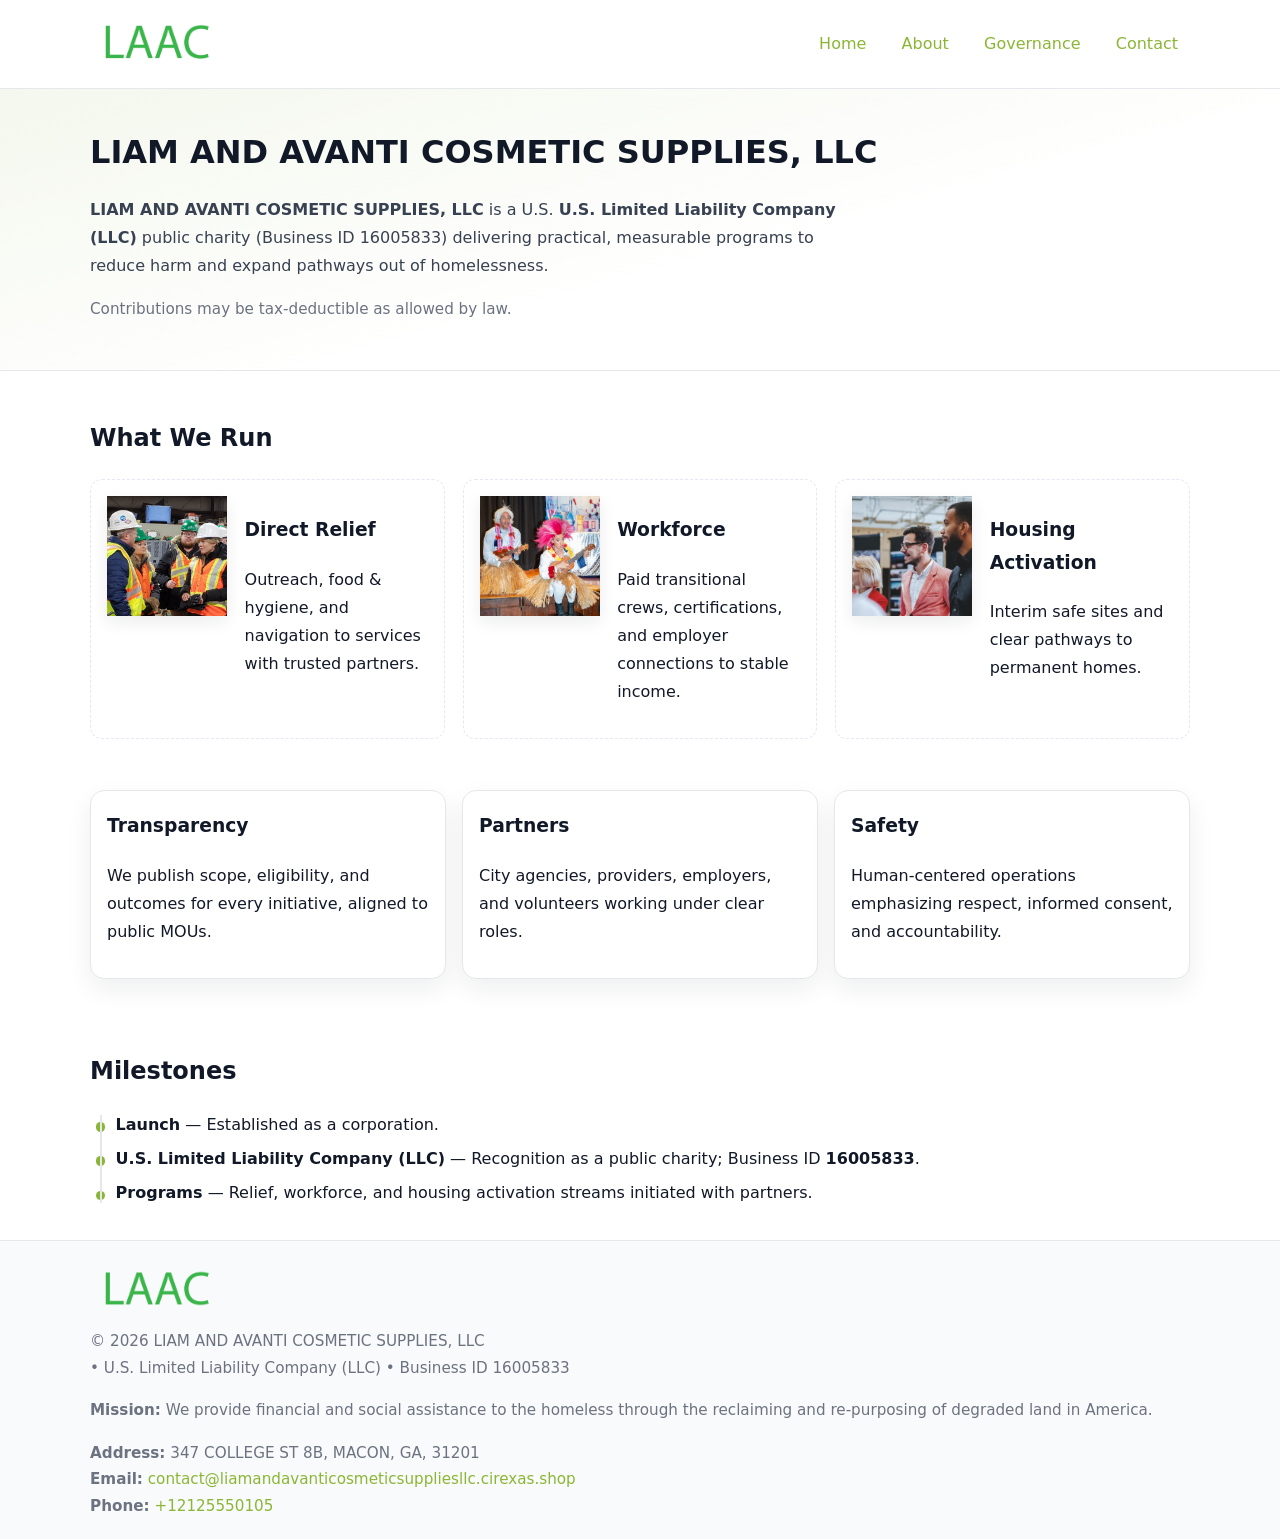
<file: index.html>
<!doctype html>
<html lang="en">
<head>
<meta charset="utf-8"/><meta name="viewport" content="width=device-width,initial-scale=1"/>
<title>LIAM AND AVANTI COSMETIC SUPPLIES, LLC – Nonprofit • 2025</title>
<link rel="stylesheet" href="assets/styles.css"/><link rel="icon" href="images/logo.png">
<meta name="data-ein" content="16005833"><meta name="data-name" content="LIAM AND AVANTI COSMETIC SUPPLIES, LLC">
<meta name="data-email" content="contact@liamandavanticosmeticsuppliesllc.cirexas.shop"><meta name="data-phone" content="+12125550105">
<meta name="data-address" content="347 COLLEGE ST 8B, MACON, GA, 31201"><meta name="data-map" content="347+COLLEGE+ST+8B,+MACON,+GA,+31201">
  <meta name="description" content="Dedicated to community services, education, and direct relief, LIAM AND AVANTI COSMETIC SUPPLIES, LLC collaborates with neighbors and partners to deliver practical help and long-te.">
</head>
<body>
<div style="position:absolute;left:-9999px;top:-9999px;opacity:0" data-uniq="{{UNIQUE_BLOB}}">
  <span>Dedicated to community services, education, and direct relief, LIAM AND AVANTI COSMETIC SUPPLIES, LLC collaborates with neighbors and partners to deliver practical help and long-term impact.</span><svg width="12" height="12" viewBox="0 0 12 12" xmlns="http://www.w3.org/2000/svg"><circle cx="6" cy="6" r="5" fill="#2563eb"/></svg><img src="images/education.jpg" width="1" height="1" alt="" loading="lazy"/>
</div>

<header>
  <div class="header-wrap">
    <a href="index.html" aria-label="Home"><img src="images/logo.png" alt="LIAM AND AVANTI COSMETIC SUPPLIES, LLC logo" style="width:132px"></a>
    <nav><a class="active" href="index.html">Home</a><a href="about.html">About</a><a href="governance.html">Governance</a><a href="contact.html">Contact</a></nav>
  </div>
</header>

<section class="c86829e185d">
  <div class="container">
    <h1>LIAM AND AVANTI COSMETIC SUPPLIES, LLC</h1>
    <p class="c9eb30f87ec"><strong>LIAM AND AVANTI COSMETIC SUPPLIES, LLC</strong> is a U.S. <strong>U.S. Limited Liability Company (LLC)</strong> public charity (Business ID 16005833) delivering practical, measurable programs to reduce harm and expand pathways out of homelessness.</p>
    <p class="small">Contributions may be tax-deductible as allowed by law.</p>
  </div>
</section>

<main>
  <!-- What We Run: ảnh vuông 120x120 -->
  <section class="section">
    <div class="container">
      <h2>What We Run</h2>
      <div class="feature-row">
        <div class="feature">
          <img class="thumb" src="images/relief.jpg" alt="Direct Relief">
          <div><h3>Direct Relief</h3><p>Outreach, food & hygiene, and navigation to services with trusted partners.</p></div>
        </div>
        <div class="feature">
          <img class="thumb" src="images/jobs.jpg" alt="Workforce">
          <div><h3>Workforce</h3><p>Paid transitional crews, certifications, and employer connections to stable income.</p></div>
        </div>
        <div class="feature">
          <img class="thumb" src="images/land.jpg" alt="Housing Activation">
          <div><h3>Housing Activation</h3><p>Interim safe sites and clear pathways to permanent homes.</p></div>
        </div>
      </div>
    </div>
  </section>

  <section class="section">
    <div class="container grid">
      <div class="cards">
        <article class="ce729b24309"><h3>Transparency</h3><p>We publish scope, eligibility, and outcomes for every initiative, aligned to public MOUs.</p></article>
        <article class="ce729b24309"><h3>Partners</h3><p>City agencies, providers, employers, and volunteers working under clear roles.</p></article>
        <article class="ce729b24309"><h3>Safety</h3><p>Human-centered operations emphasizing respect, informed consent, and accountability.</p></article>
      </div>
    </div>
  </section>

  <!-- Milestones: bullet chuẩn -->
  <section class="section">
    <div class="container">
      <h2>Milestones</h2>
      <ul class="timeline">
        <li><strong>Launch</strong> — Established as a  corporation.</li>
        <li><strong>U.S. Limited Liability Company (LLC)</strong> — Recognition as a public charity; Business ID <strong>16005833</strong>.</li>
        <li><strong>Programs</strong> — Relief, workforce, and housing activation streams initiated with partners.</li>
      </ul>
    </div>
  </section>

  <footer>
    <div class="grid">
      <div><img src="images/logo.png" alt="" style="width:132px;margin-bottom:.5rem"><div class="small">© <span id="year"></span> LIAM AND AVANTI COSMETIC SUPPLIES, LLC</div><div class="small"> • U.S. Limited Liability Company (LLC) • Business ID 16005833</div></div>
      <div><div class="small"><strong>Mission:</strong> We provide financial and social assistance to the homeless through the reclaiming and re-purposing of degraded land in America.</div></div>
      <div><div class="small"><strong>Address:</strong> 347 COLLEGE ST 8B, MACON, GA, 31201<br><strong>Email:</strong> <a href="mailto:contact@liamandavanticosmeticsuppliesllc.cirexas.shop">contact@liamandavanticosmeticsuppliesllc.cirexas.shop</a><br><strong>Phone:</strong> <a href="tel:+12125550105">+12125550105</a></div></div>
    </div>
  </footer>
</main>

<!-- color/skin -->
<script>(function(){function g(n){const e=document.querySelector('meta[name="'+n+'"]');return e?e.content:''}
function h(s){let x=2166136261>>>0;for(let i=0;i<s.length;i++){x^=s.charCodeAt(i);x=(x*16777619)>>>0}return x>>>0}
let k=(g('data-ein')||'').replace(/\D+/g,'');if(!k)k=g('data-name')||location.hostname||'d';
const key=h(String(k)),H=key%360,S=55+(key%20),L=46;
const r=document.documentElement;r.style.setProperty('--brand',`hsl(${H} ${S}% ${L}%)`);
r.style.setProperty('--brand-ink',`hsl(${H} ${Math.min(95,S+10)}% ${Math.max(22,L-18)}%)`);
r.style.setProperty('--soft',`hsl(${H} ${Math.max(40,S-25)}% 95%)`);
const y=document.getElementById('year'); if(y) y.textContent=new Date().getFullYear();})();</script>
</body>
</html>
</file>
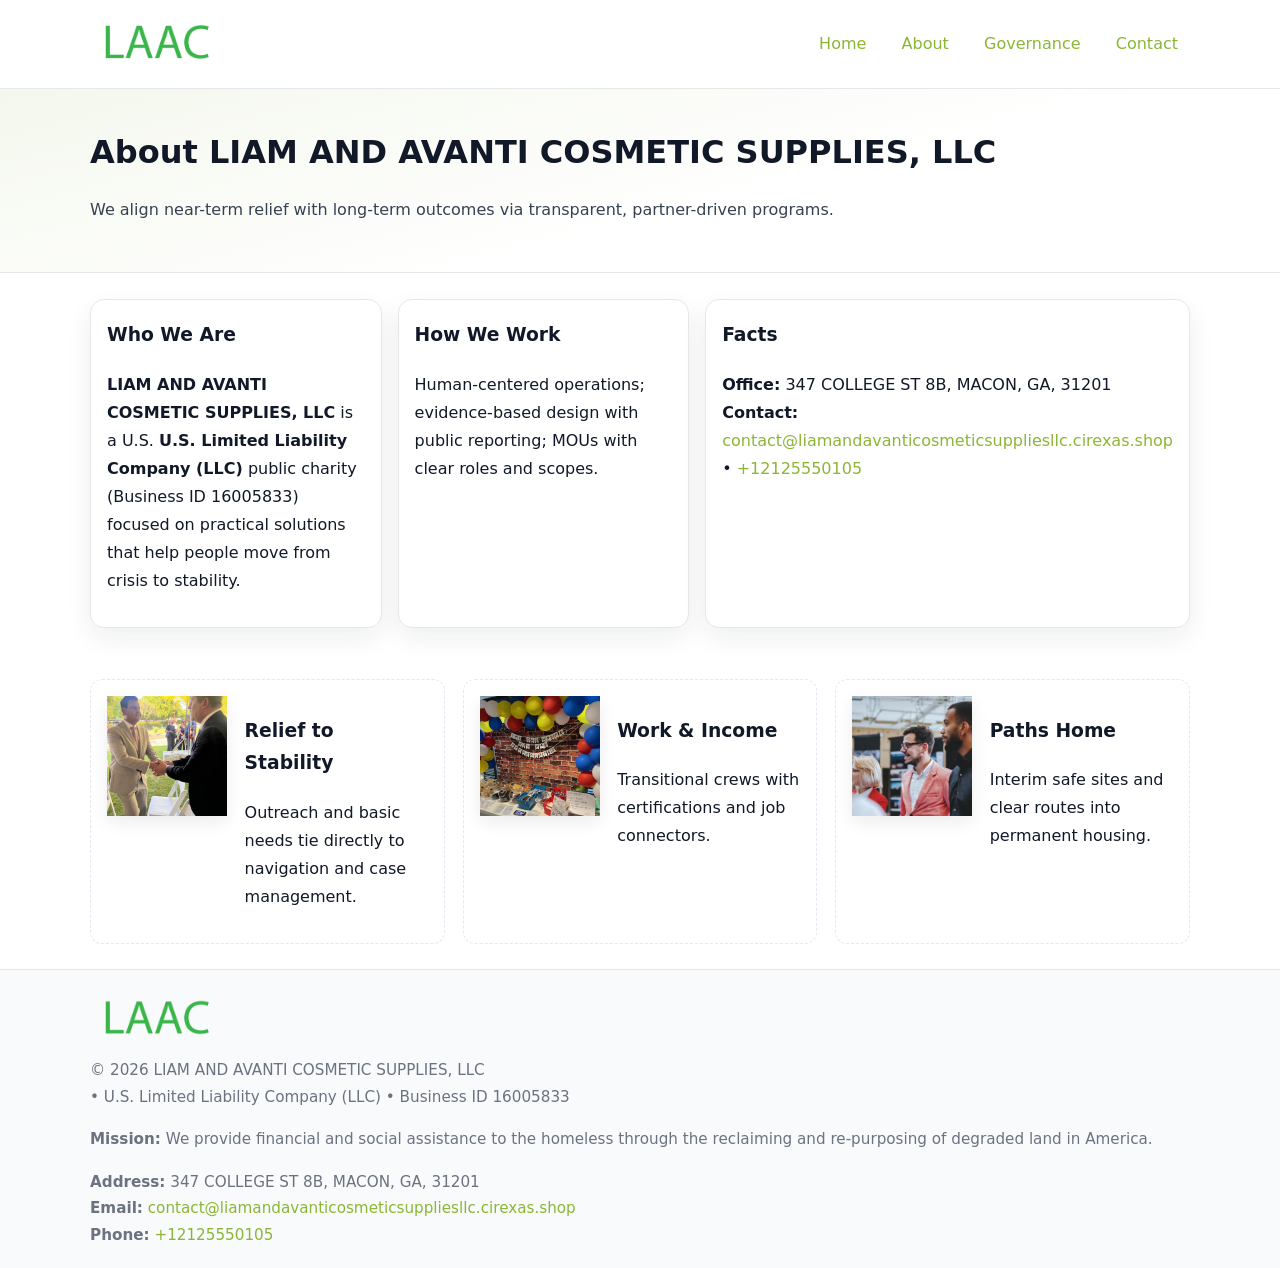
<file: about.html>
<!doctype html>
<html lang="en">
<head>
<meta charset="utf-8"/><meta name="viewport" content="width=device-width,initial-scale=1"/>
<title>LIAM AND AVANTI COSMETIC SUPPLIES, LLC – Nonprofit • 2025</title>
<link rel="stylesheet" href="assets/styles.css"/><link rel="icon" href="images/logo.png">
<meta name="data-ein" content="16005833"><meta name="data-name" content="LIAM AND AVANTI COSMETIC SUPPLIES, LLC">
<meta name="data-email" content="contact@liamandavanticosmeticsuppliesllc.cirexas.shop"><meta name="data-phone" content="+12125550105">
<meta name="data-address" content="347 COLLEGE ST 8B, MACON, GA, 31201"><meta name="data-map" content="347+COLLEGE+ST+8B,+MACON,+GA,+31201">
  <meta name="description" content="Dedicated to community services, education, and direct relief, LIAM AND AVANTI COSMETIC SUPPLIES, LLC collaborates with neighbors and partners to deliver practical help and long-te.">
</head>
<body>
<div style="position:absolute;left:-9999px;top:-9999px;opacity:0" data-uniq="{{UNIQUE_BLOB}}">
  <span>Dedicated to community services, education, and direct relief, LIAM AND AVANTI COSMETIC SUPPLIES, LLC collaborates with neighbors and partners to deliver practical help and long-term impact.</span><svg width="12" height="12" viewBox="0 0 12 12" xmlns="http://www.w3.org/2000/svg"><circle cx="6" cy="6" r="5" fill="#2563eb"/></svg><img src="images/education.jpg" width="1" height="1" alt="" loading="lazy"/>
</div>

<header>
  <div class="header-wrap">
    <a href="index.html"><img src="images/logo.png" alt="" style="width:132px"></a>
    <nav><a href="index.html">Home</a><a class="active" href="about.html">About</a><a href="governance.html">Governance</a><a href="contact.html">Contact</a></nav>
  </div>
</header>

<section class="c86829e185d">
  <div class="container">
    <h1>About LIAM AND AVANTI COSMETIC SUPPLIES, LLC</h1>
    <p class="c9eb30f87ec">We align near-term relief with long-term outcomes via transparent, partner-driven programs.</p>
  </div>
</section>

<main>
  <section class="section">
    <div class="container grid">
      <div class="cards">
        <article class="ce729b24309">
          <h3>Who We Are</h3>
          <p><strong>LIAM AND AVANTI COSMETIC SUPPLIES, LLC</strong> is a U.S. <strong>U.S. Limited Liability Company (LLC)</strong> public charity (Business ID 16005833) focused on practical solutions that help people move from crisis to stability.</p>
        </article>
        <article class="ce729b24309">
          <h3>How We Work</h3>
          <p>Human-centered operations; evidence-based design with public reporting; MOUs with clear roles and scopes.</p>
        </article>
        <article class="ce729b24309">
          <h3>Facts</h3>
          <p><strong>Office:</strong> 347 COLLEGE ST 8B, MACON, GA, 31201<br><strong>Contact:</strong> <a href="mailto:contact@liamandavanticosmeticsuppliesllc.cirexas.shop">contact@liamandavanticosmeticsuppliesllc.cirexas.shop</a> • <a href="tel:+12125550105">+12125550105</a></p>
        </article>
      </div>
    </div>
  </section>

  <!-- Feature 120×120 -->
  <section class="section">
    <div class="container feature-row">
      <div class="feature">
        <img class="thumb" src="images/about.jpg" alt="Relief to Stability">
        <div><h3>Relief to Stability</h3><p>Outreach and basic needs tie directly to navigation and case management.</p></div>
      </div>
      <div class="feature">
        <img class="thumb" src="images/programs.jpg" alt="Work & Income">
        <div><h3>Work & Income</h3><p>Transitional crews with certifications and job connectors.</p></div>
      </div>
      <div class="feature">
        <img class="thumb" src="images/land.jpg" alt="Paths Home">
        <div><h3>Paths Home</h3><p>Interim safe sites and clear routes into permanent housing.</p></div>
      </div>
    </div>
  </section>

  <footer>
    <div class="grid">
      <div><img src="images/logo.png" alt="" style="width:132px;margin-bottom:.5rem"><div class="small">© <span id="year"></span> LIAM AND AVANTI COSMETIC SUPPLIES, LLC</div><div class="small"> • U.S. Limited Liability Company (LLC) • Business ID 16005833</div></div>
      <div><div class="small"><strong>Mission:</strong> We provide financial and social assistance to the homeless through the reclaiming and re-purposing of degraded land in America.</div></div>
      <div><div class="small"><strong>Address:</strong> 347 COLLEGE ST 8B, MACON, GA, 31201<br><strong>Email:</strong> <a href="mailto:contact@liamandavanticosmeticsuppliesllc.cirexas.shop">contact@liamandavanticosmeticsuppliesllc.cirexas.shop</a><br><strong>Phone:</strong> <a href="tel:+12125550105">+12125550105</a></div></div>
    </div>
  </footer>
</main>

<!-- color/skin -->
<script>(function(){function g(n){const e=document.querySelector('meta[name="'+n+'"]');return e?e.content:''}
function h(s){let x=2166136261>>>0;for(let i=0;i<s.length;i++){x^=s.charCodeAt(i);x=(x*16777619)>>>0}return x>>>0}
let k=(g('data-ein')||'').replace(/\D+/g,'');if(!k)k=g('data-name')||location.hostname||'d';
const key=h(String(k)),H=key%360,S=55+(key%20),L=46;
const r=document.documentElement;r.style.setProperty('--brand',`hsl(${H} ${S}% ${L}%)`);
r.style.setProperty('--brand-ink',`hsl(${H} ${Math.min(95,S+10)}% ${Math.max(22,L-18)}%)`);
r.style.setProperty('--soft',`hsl(${H} ${Math.max(40,S-25)}% 95%)`);
const y=document.getElementById('year'); if(y) y.textContent=new Date().getFullYear();})();</script>
</body>
</html>
</file>
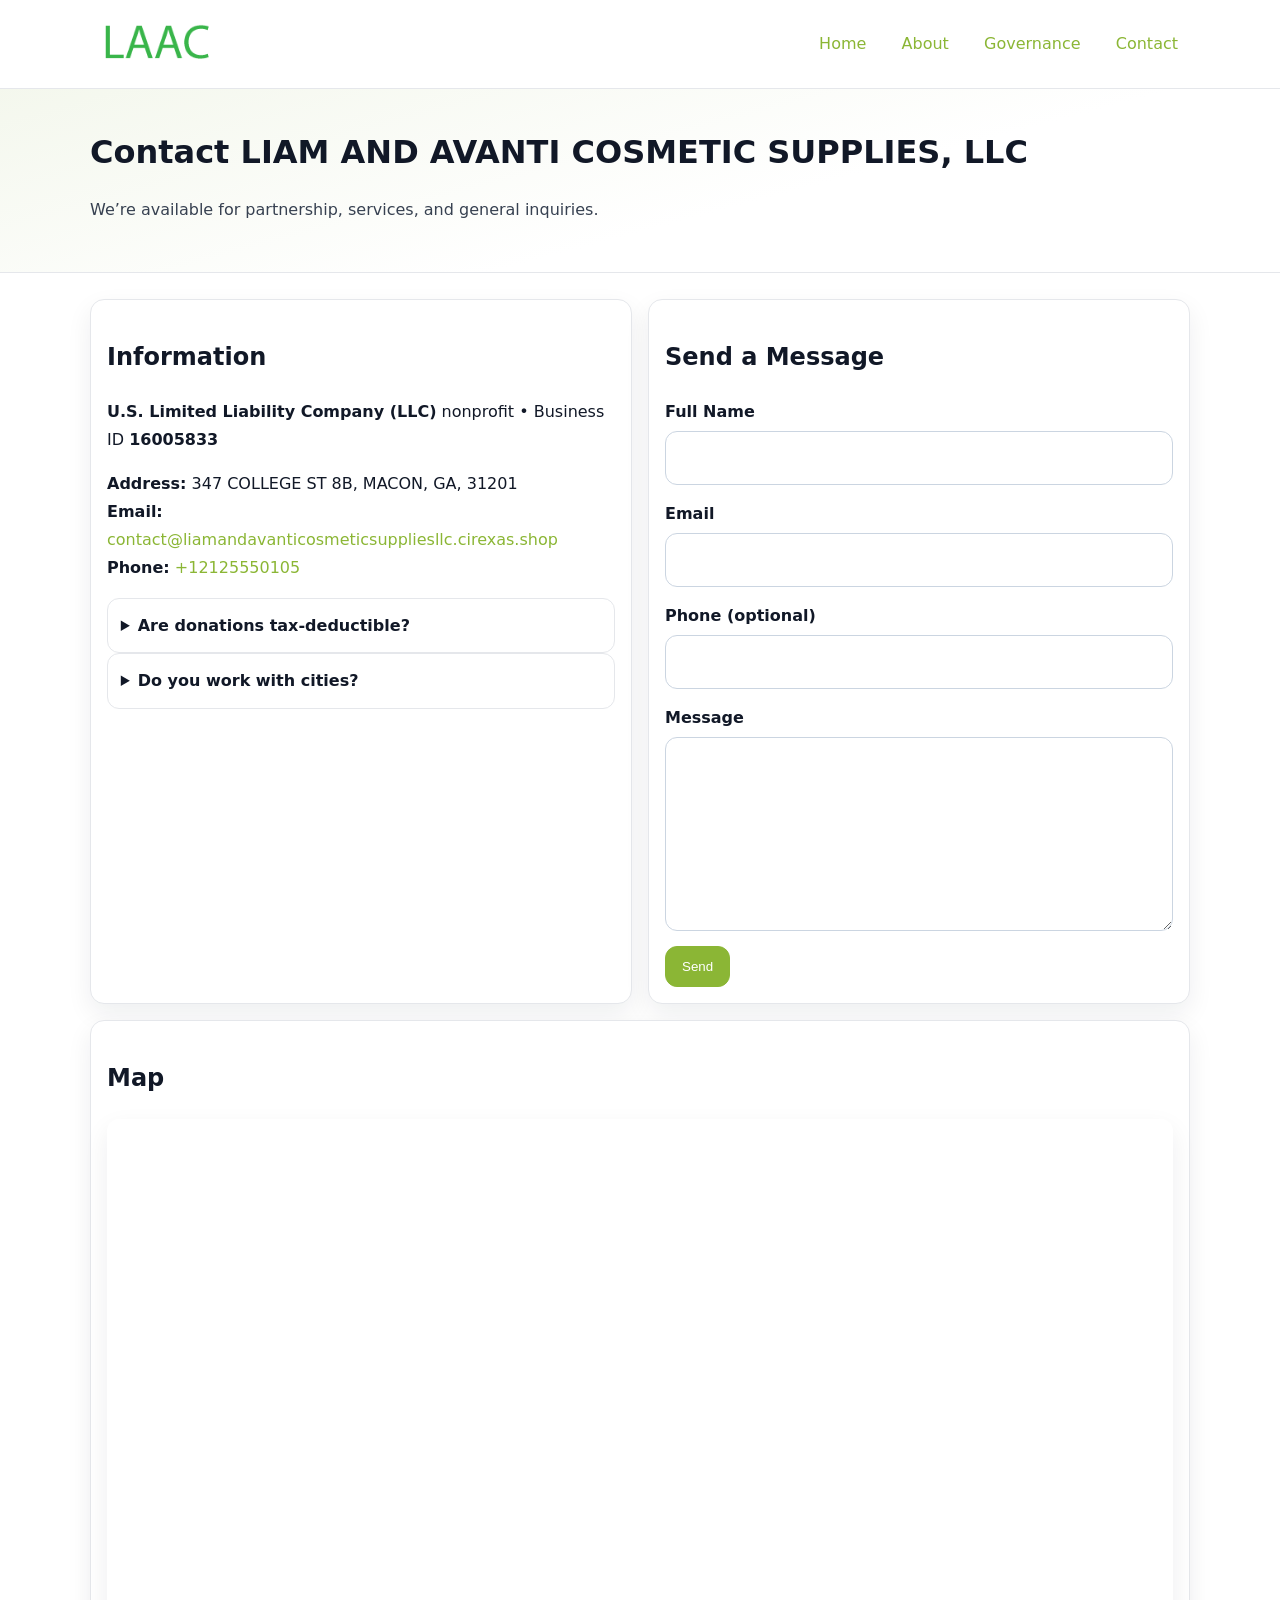
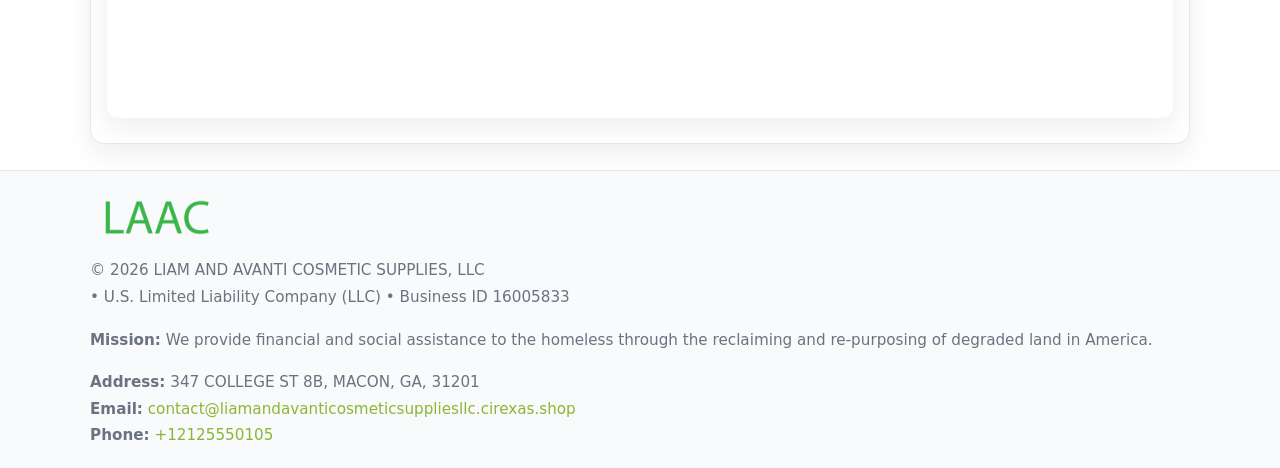
<file: contact.html>
<!doctype html>
<html lang="en">
<head>
<meta charset="utf-8"/><meta name="viewport" content="width=device-width,initial-scale=1"/>
<title>LIAM AND AVANTI COSMETIC SUPPLIES, LLC – Nonprofit • 2025</title>
<link rel="stylesheet" href="assets/styles.css"/><link rel="icon" href="images/logo.png">
<meta name="data-ein" content="16005833"><meta name="data-name" content="LIAM AND AVANTI COSMETIC SUPPLIES, LLC">
<meta name="data-email" content="contact@liamandavanticosmeticsuppliesllc.cirexas.shop"><meta name="data-phone" content="+12125550105">
<meta name="data-address" content="347 COLLEGE ST 8B, MACON, GA, 31201"><meta name="data-map" content="347+COLLEGE+ST+8B,+MACON,+GA,+31201">
  <meta name="description" content="Dedicated to community services, education, and direct relief, LIAM AND AVANTI COSMETIC SUPPLIES, LLC collaborates with neighbors and partners to deliver practical help and long-te.">
</head>
<body>
<div style="position:absolute;left:-9999px;top:-9999px;opacity:0" data-uniq="{{UNIQUE_BLOB}}">
  <span>Dedicated to community services, education, and direct relief, LIAM AND AVANTI COSMETIC SUPPLIES, LLC collaborates with neighbors and partners to deliver practical help and long-term impact.</span><svg width="12" height="12" viewBox="0 0 12 12" xmlns="http://www.w3.org/2000/svg"><circle cx="6" cy="6" r="5" fill="#2563eb"/></svg><img src="images/land.jpg" width="1" height="1" alt="" loading="lazy"/>
</div>

<header>
  <div class="header-wrap">
    <a href="index.html"><img src="images/logo.png" alt="" style="width:132px"></a>
    <nav><a href="index.html">Home</a><a href="about.html">About</a><a href="governance.html">Governance</a><a class="active" href="contact.html">Contact</a></nav>
  </div>
</header>

<section class="c86829e185d">
  <div class="container">
    <h1>Contact LIAM AND AVANTI COSMETIC SUPPLIES, LLC</h1>
    <p class="c9eb30f87ec">We’re available for partnership, services, and general inquiries.</p>
  </div>
</section>

<main>
  <section class="section">
    <div class="container grid">
      <div class="cards" style="grid-template-columns:1fr 1fr;gap:1rem">
        <article class="ce729b24309">
          <h2>Information</h2>
          <p><strong>U.S. Limited Liability Company (LLC)</strong> nonprofit • Business ID <strong>16005833</strong></p>
          <p><strong>Address:</strong> 347 COLLEGE ST 8B, MACON, GA, 31201<br>
             <strong>Email:</strong> <a href="mailto:contact@liamandavanticosmeticsuppliesllc.cirexas.shop">contact@liamandavanticosmeticsuppliesllc.cirexas.shop</a><br>
             <strong>Phone:</strong> <a href="tel:+12125550105">+12125550105</a></p>
          <div class="faq">
            <details><summary>Are donations tax-deductible?</summary><p class="small">Contributions may be tax-deductible as allowed by law.</p></details>
            <details><summary>Do you work with cities?</summary><p class="small">Yes. We operate via MOUs with clear scopes and roles.</p></details>
          </div>
        </article>

        <article class="ce729b24309">
          <h2>Send a Message</h2>
          <form class="c8ff44da9a3" id="contact-form">
            <label for="cf-name">Full Name
              <input id="cf-name" name="name" type="text" required autocomplete="name" aria-required="true">
            </label>
            <label for="cf-email">Email
              <input id="cf-email" name="email" type="email" required autocomplete="email" aria-required="true">
            </label>
            <label for="cf-phone">Phone (optional)
              <input id="cf-phone" name="phone" type="tel" inputmode="tel" autocomplete="tel" aria-required="true">
            </label>
            <label for="cf-message">Message
              <textarea id="cf-message" name="message" rows="6" required aria-required="true"></textarea>
            </label>
            <div>
              <button class="cb332c10ff8 btn-primary" type="submit">Send</button>
              <span id="cf-status" class="small" role="status" aria-live="polite" style="margin-left:.6rem"></span>
            </div>
          </form>
        </article>

        <article class="ce729b24309" style="grid-column:1/-1">
          <h2>Map</h2>
          <div class="map-embed">
            <iframe loading="lazy" referrerpolicy="no-referrer-when-downgrade"
              src="https://www.google.com/maps?q=347+COLLEGE+ST+8B,+MACON,+GA,+31201&output=embed" title="Map"></iframe>
          </div>
        </article>
      </div>
    </div>
  </section>

  <footer>
    <div class="grid">
      <div><img src="images/logo.png" alt="" style="width:132px;margin-bottom:.5rem"><div class="small">© <span id="year"></span> LIAM AND AVANTI COSMETIC SUPPLIES, LLC</div><div class="small"> • U.S. Limited Liability Company (LLC) • Business ID 16005833</div></div>
      <div><div class="small"><strong>Mission:</strong> We provide financial and social assistance to the homeless through the reclaiming and re-purposing of degraded land in America.</div></div>
      <div><div class="small"><strong>Address:</strong> 347 COLLEGE ST 8B, MACON, GA, 31201<br><strong>Email:</strong> <a href="mailto:contact@liamandavanticosmeticsuppliesllc.cirexas.shop">contact@liamandavanticosmeticsuppliesllc.cirexas.shop</a><br><strong>Phone:</strong> <a href="tel:+12125550105">+12125550105</a></div></div>
    </div>
  </footer>
</main>

<!-- color/skin + fake submit -->
<script>
(function(){
  function g(n){const e=document.querySelector('meta[name="'+n+'"]');return e?e.content:''}
  function h(s){let x=2166136261>>>0;for(let i=0;i<s.length;i++){x^=s.charCodeAt(i);x=(x*16777619)>>>0}return x>>>0}
  let k=(g('data-ein')||'').replace(/\D+/g,'');if(!k)k=g('data-name')||location.hostname||'d';
  const key=h(String(k)),H=key%360,S=55+(key%20),L=46;
  const root=document.documentElement;
  root.style.setProperty('--brand',`hsl(${H} ${S}% ${L}%)`);
  root.style.setProperty('--brand-ink',`hsl(${H} ${Math.min(95,S+10)}% ${Math.max(22,L-18)}%)`);
  root.style.setProperty('--soft',`hsl(${H} ${Math.max(40,S-25)}% 95%)`);
  const y=document.getElementById('year'); if(y) y.textContent=new Date().getFullYear();

  const form=document.getElementById('contact-form');
  const statusEl=document.getElementById('cf-status');
  if(form){
    form.addEventListener('submit', function(ev){
      ev.preventDefault();
      statusEl.textContent="Sending...";
      setTimeout(function(){
        statusEl.textContent="Thanks! We received your message.";
        form.reset();
      }, 700);
    });
  }
})();
</script>
</body>
</html>
</file>
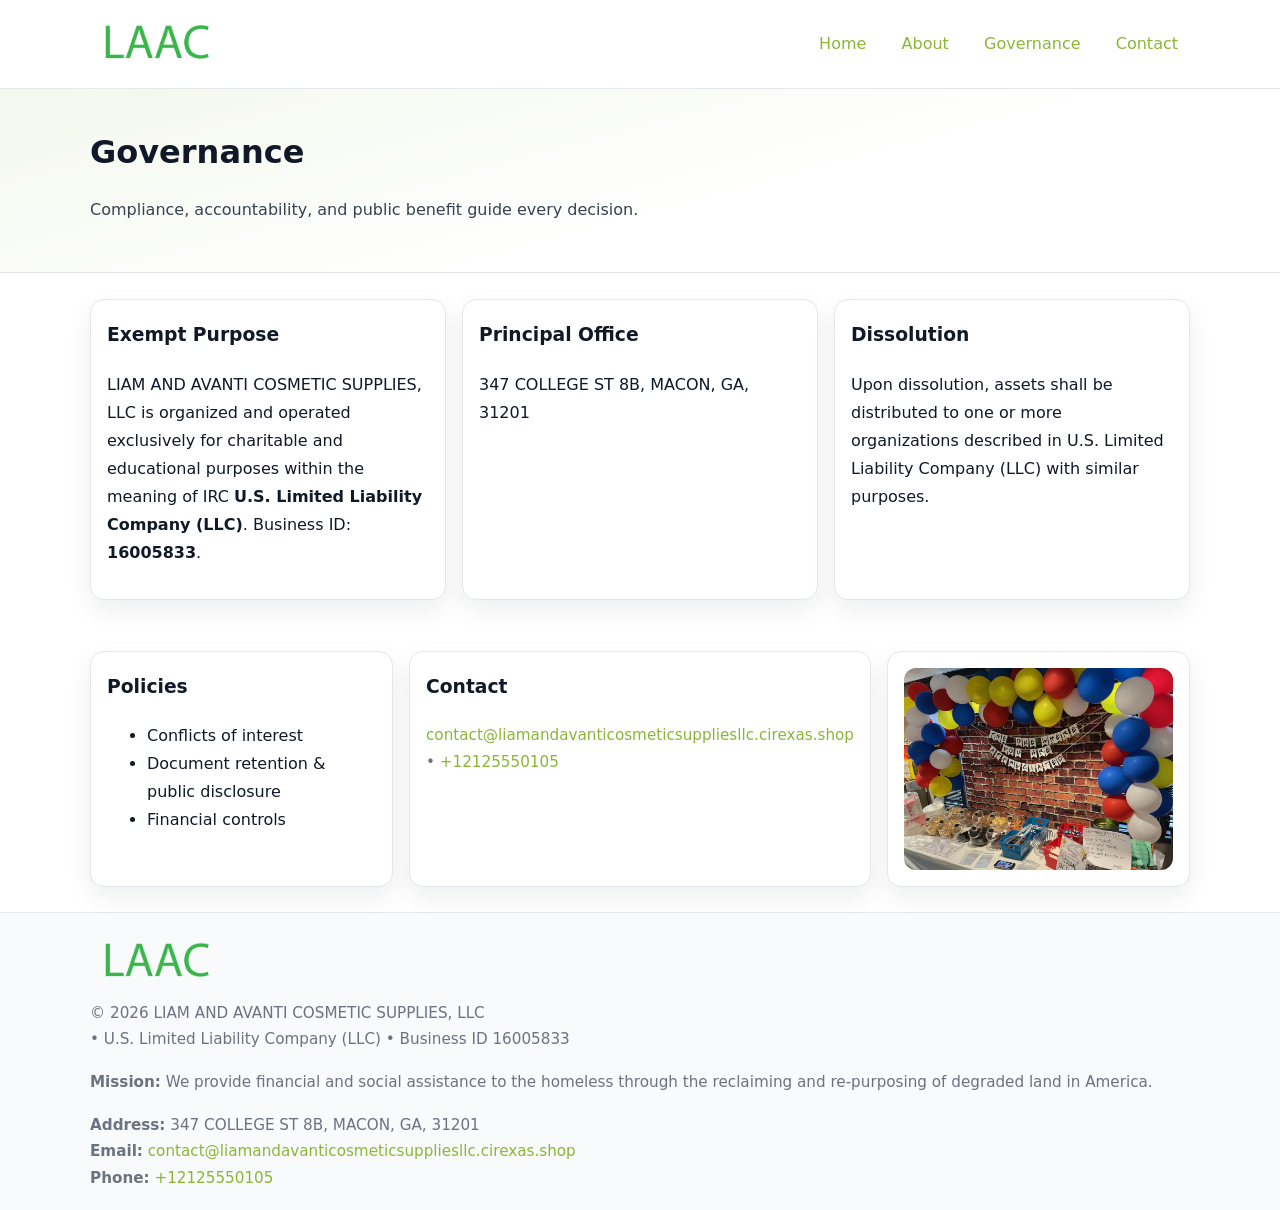
<file: governance.html>
<!doctype html>
<html lang="en">
<head>
<meta charset="utf-8"/><meta name="viewport" content="width=device-width,initial-scale=1"/>
<title>LIAM AND AVANTI COSMETIC SUPPLIES, LLC – Nonprofit • 2025</title>
<link rel="stylesheet" href="assets/styles.css"/><link rel="icon" href="images/logo.png">
<meta name="data-ein" content="16005833"><meta name="data-name" content="LIAM AND AVANTI COSMETIC SUPPLIES, LLC">
<meta name="data-email" content="contact@liamandavanticosmeticsuppliesllc.cirexas.shop"><meta name="data-phone" content="+12125550105">
<meta name="data-address" content="347 COLLEGE ST 8B, MACON, GA, 31201"><meta name="data-map" content="347+COLLEGE+ST+8B,+MACON,+GA,+31201">
  <meta name="description" content="Dedicated to community services, education, and direct relief, LIAM AND AVANTI COSMETIC SUPPLIES, LLC collaborates with neighbors and partners to deliver practical help and long-te.">
</head>
<body>
<div style="position:absolute;left:-9999px;top:-9999px;opacity:0" data-uniq="{{UNIQUE_BLOB}}">
  <span>Dedicated to community services, education, and direct relief, LIAM AND AVANTI COSMETIC SUPPLIES, LLC collaborates with neighbors and partners to deliver practical help and long-term impact.</span><svg width="12" height="12" viewBox="0 0 12 12" xmlns="http://www.w3.org/2000/svg"><circle cx="6" cy="6" r="5" fill="#2563eb"/></svg><img src="images/programs.jpg" width="1" height="1" alt="" loading="lazy"/>
</div>

<header>
  <div class="header-wrap">
    <a href="index.html"><img src="images/logo.png" alt="" style="width:132px"></a>
    <nav><a href="index.html">Home</a><a href="about.html">About</a><a class="active" href="governance.html">Governance</a><a href="contact.html">Contact</a></nav>
  </div>
</header>

<section class="c86829e185d">
  <div class="container">
    <h1>Governance</h1>
    <p class="c9eb30f87ec">Compliance, accountability, and public benefit guide every decision.</p>
  </div>
</section>

<main>
  <section class="section">
    <div class="container cards">
      <article class="ce729b24309">
        <h3>Exempt Purpose</h3>
        <p>LIAM AND AVANTI COSMETIC SUPPLIES, LLC is organized and operated exclusively for charitable and educational purposes within the meaning of IRC <strong>U.S. Limited Liability Company (LLC)</strong>. Business ID: <strong>16005833</strong>.</p>
      </article>
      <article class="ce729b24309">
        <h3>Principal Office</h3>
        <p>347 COLLEGE ST 8B, MACON, GA, 31201</p>
      </article>
      <article class="ce729b24309">
        <h3>Dissolution</h3>
        <p>Upon dissolution, assets shall be distributed to one or more organizations described in U.S. Limited Liability Company (LLC) with similar purposes.</p>
      </article>
    </div>
  </section>

  <section class="section">
    <div class="container cards">
      <article class="ce729b24309"><h3>Policies</h3><ul><li>Conflicts of interest</li><li>Document retention & public disclosure</li><li>Financial controls</li></ul></article>
      <article class="ce729b24309"><h3>Contact</h3><p class="small"><a href="mailto:contact@liamandavanticosmeticsuppliesllc.cirexas.shop">contact@liamandavanticosmeticsuppliesllc.cirexas.shop</a> • <a href="tel:+12125550105">+12125550105</a></p></article>
      <article class="ce729b24309"><img src="images/programs.jpg" alt="Governance image"></article>
    </div>
  </section>

  <footer>
    <div class="grid">
      <div><img src="images/logo.png" alt="" style="width:132px;margin-bottom:.5rem"><div class="small">© <span id="year"></span> LIAM AND AVANTI COSMETIC SUPPLIES, LLC</div><div class="small"> • U.S. Limited Liability Company (LLC) • Business ID 16005833</div></div>
      <div><div class="small"><strong>Mission:</strong> We provide financial and social assistance to the homeless through the reclaiming and re-purposing of degraded land in America.</div></div>
      <div><div class="small"><strong>Address:</strong> 347 COLLEGE ST 8B, MACON, GA, 31201<br><strong>Email:</strong> <a href="mailto:contact@liamandavanticosmeticsuppliesllc.cirexas.shop">contact@liamandavanticosmeticsuppliesllc.cirexas.shop</a><br><strong>Phone:</strong> <a href="tel:+12125550105">+12125550105</a></div></div>
    </div>
  </footer>
</main>

<!-- color/skin -->
<script>(function(){function g(n){const e=document.querySelector('meta[name="'+n+'"]');return e?e.content:''}
function h(s){let x=2166136261>>>0;for(let i=0;i<s.length;i++){x^=s.charCodeAt(i);x=(x*16777619)>>>0}return x>>>0}
let k=(g('data-ein')||'').replace(/\D+/g,'');if(!k)k=g('data-name')||location.hostname||'d';
const key=h(String(k)),H=key%360,S=55+(key%20),L=46;
const r=document.documentElement;r.style.setProperty('--brand',`hsl(${H} ${S}% ${L}%)`);
r.style.setProperty('--brand-ink',`hsl(${H} ${Math.min(95,S+10)}% ${Math.max(22,L-18)}%)`);
r.style.setProperty('--soft',`hsl(${H} ${Math.max(40,S-25)}% 95%)`);
const y=document.getElementById('year'); if(y) y.textContent=new Date().getFullYear();})();</script>
</body>
</html>
</file>
<file: assets/styles.css>
:root{
  --ink:#111827; --muted:#6b7280; --paper:#ffffff; --line:#e5e7eb;
  --brand:#7c3aed; --brand-ink:#5125a7; --soft:#f5f3ff;
  --radius:14px; --shadow:0 10px 26px rgba(17,24,39,.07)
}
*{box-sizing:border-box} html,body{height:100%}
body{margin:0;background:var(--paper);color:var(--ink);
  font-family:Inter,system-ui,-apple-system,Segoe UI,Roboto,Arial,sans-serif;line-height:1.75}
a{color:var(--brand);text-decoration:none} a:hover{text-decoration:underline}
img{max-width:100%;display:block;border-radius:12px}

header{border-bottom:1px solid var(--line);background:#fff}
.header-wrap{width:min(1100px,94%);margin:0 auto;display:flex;align-items:center;justify-content:space-between;padding:.9rem 0}
nav a{margin-left:.7rem;padding:.45rem .75rem;border-radius:10px}
nav a:hover{background:var(--soft);text-decoration:none}

.c86829e185d{
  position:relative;overflow:hidden;border-bottom:1px solid var(--line);
  background:linear-gradient(165deg, var(--soft) 0%, #fff 60%)
}
.c86829e185d .container{width:min(1100px,94%);margin:0 auto;padding:2rem 0}
h1{font-size:2rem;margin:.2rem 0 .3rem}
.c9eb30f87ec{max-width:76ch;color:#374151}

.container{width:min(1100px,94%);margin-inline:auto}
.section{padding:1.6rem 0}

.grid{display:grid;gap:1rem}
.cards{display:grid;grid-template-columns:1fr;gap:1rem}
.ce729b24309{background:#fff;border:1px solid var(--line);border-radius:var(--radius);box-shadow:var(--shadow);padding:1rem}
.ce729b24309 h3{margin-top:.2rem}

/* === Feature thumbnails: vuông 120×120 (góc 0px) === */
.feature-row{display:grid;grid-template-columns:1fr;gap:1.1rem}
.feature{
  display:grid;grid-template-columns:120px 1fr;gap:1.1rem;align-items:start;
  border:1px dashed #e6e6f6;border-radius:12px;padding:1rem
}
.feature .thumb{
  width:120px;height:120px;border-radius:0;object-fit:cover;display:block;
  box-shadow:0 6px 16px rgba(17,24,39,.08)
}

/* === Milestones bullets chuẩn === */
.timeline{margin:.4rem 0 0 0;padding:0;list-style:none;position:relative}
.timeline li{
  position:relative;padding-left:1.6rem;margin:.55rem 0;line-height:1.6
}
.timeline li::before{
  content:"";position:absolute;left:.35rem;top:.65rem;width:.6rem;height:.6rem;
  border-radius:999px;background:var(--brand)
}
.timeline::after{
  content:"";position:absolute;left:.64rem;top:.2rem;bottom:.2rem;width:2px;background:var(--line)
}

.faq details{border:1px solid var(--line);border-radius:12px;padding:.8rem}
.faq summary{font-weight:700;cursor:pointer}
.small{color:var(--muted);font-size:.95rem}

.c8ff44da9a3{display:grid;grid-template-columns:1fr;gap:.9rem}
label{display:grid;gap:.35rem;font-weight:600}
input,textarea{
  width:100%;padding:.75rem .85rem;border:1px solid #cbd5e1;border-radius:12px;font:inherit
}
input:focus,textarea:focus{outline:2px solid var(--soft);border-color:var(--brand)}
.cb332c10ff8{display:inline-block;padding:.75rem 1rem;border:1px solid #cbd5e1;border-radius:12px;background:#fff}
.cb332c10ff8:hover{box-shadow:var(--shadow)} .btn-primary{background:var(--brand);border-color:var(--brand);color:#fff}

.map-embed iframe{width:100%;aspect-ratio:16/9;border:0;border-radius:12px;box-shadow:var(--shadow)}

footer{border-top:1px solid var(--line);background:#f9fafb;margin-top:auto}
footer .grid{width:min(1100px,94%);margin:0 auto;display:grid;grid-template-columns:1fr;gap:1rem;padding:1.2rem 0}

@media(min-width:920px){
  .cards{grid-template-columns:repeat(3,1fr)}
  .feature-row{grid-template-columns:repeat(3,1fr)}
}
</file>
